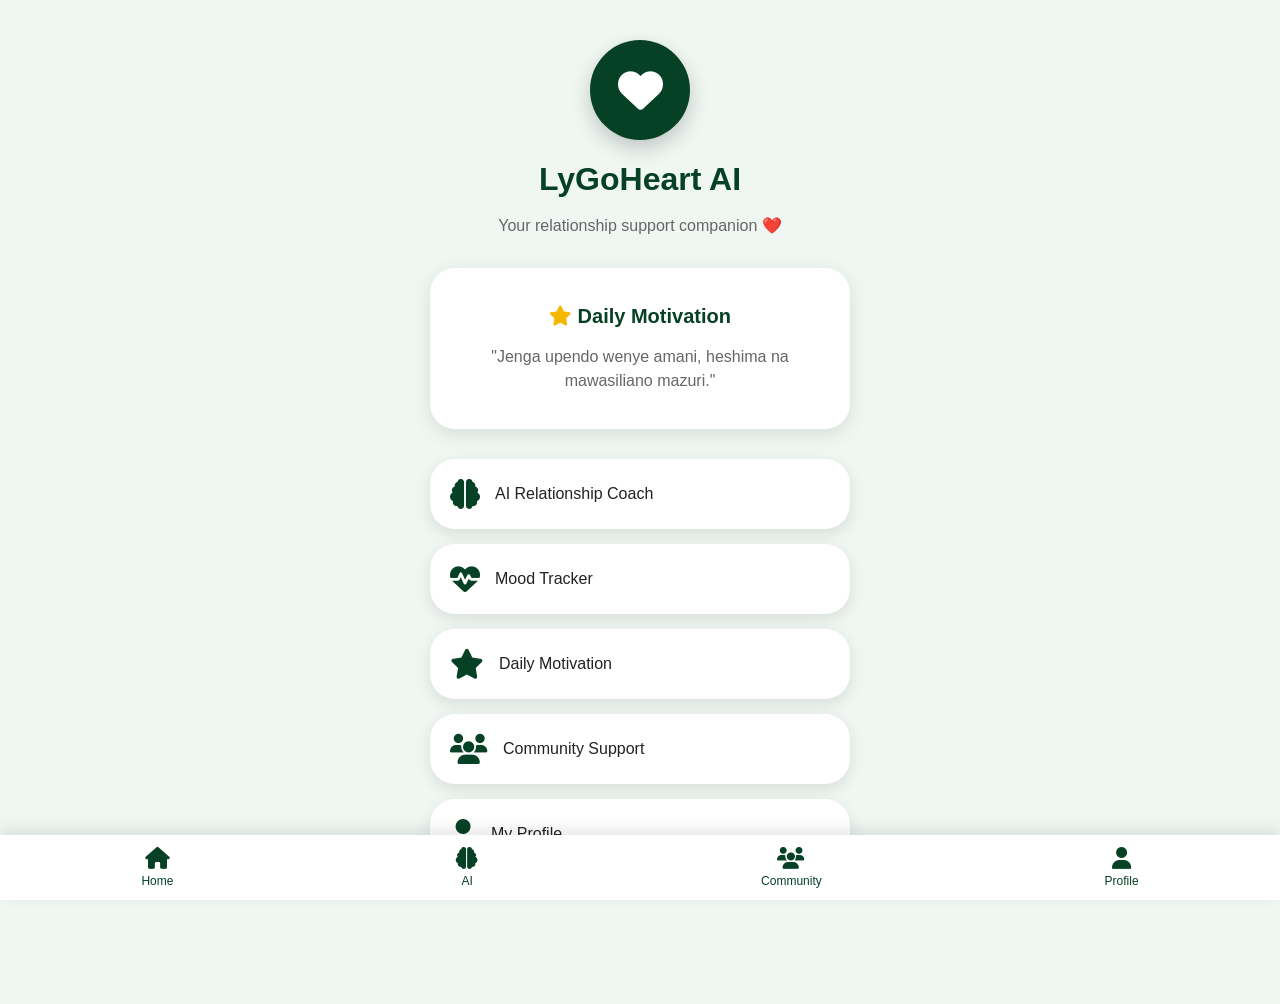
<file: index.html>
<!DOCTYPE html>
<html>

<head>

<title>LyGoHeart AI</title>

<meta name="viewport" content="width=device-width, initial-scale=1.0">


<link rel="manifest" href="manifest.json">


<link rel="stylesheet" href="css/style.css">


<link rel="stylesheet"
href="https://cdnjs.cloudflare.com/ajax/libs/font-awesome/6.5.0/css/all.min.css">



<style>

.feature-card{

background:white;

padding:20px;

border-radius:25px;

margin:15px 0;

box-shadow:0 5px 15px rgba(0,0,0,0.1);

text-align:left;

}


.feature-card i{

font-size:30px;

color:#064126;

margin-right:15px;

}


.feature-card a{

text-decoration:none;

color:#222;

display:flex;

align-items:center;

}


</style>


</head>



<body>



<div class="container">



<div class="logo">

<i class="fa-solid fa-heart"></i>

</div>



<h1>LyGoHeart AI</h1>


<p>
Your relationship support companion ❤️
</p>




<div class="motivation-card">


<h2>

<i class="fa-solid fa-star"></i>

Daily Motivation

</h2>


<p>

"Jenga upendo wenye amani, heshima na mawasiliano mazuri."

</p>


</div>






<div class="feature-card">

<a href="pages/ai-chat.html">

<i class="fa-solid fa-brain"></i>

AI Relationship Coach

</a>

</div>





<div class="feature-card">

<a href="pages/mood-tracker.html">

<i class="fa-solid fa-heart-pulse"></i>

Mood Tracker

</a>

</div>





<div class="feature-card">

<a href="pages/daily-motivation.html">

<i class="fa-solid fa-star"></i>

Daily Motivation

</a>

</div>





<div class="feature-card">

<a href="pages/community.html">

<i class="fa-solid fa-users"></i>

Community Support

</a>

</div>





<div class="feature-card">

<a href="pages/profile.html">

<i class="fa-solid fa-user"></i>

My Profile

</a>

</div>





</div>







<!-- Bottom Navigation -->


<div class="bottom-nav">


<a href="index.html">

<i class="fa-solid fa-house"></i>

Home

</a>




<a href="pages/ai-chat.html">

<i class="fa-solid fa-brain"></i>

AI

</a>




<a href="pages/community.html">

<i class="fa-solid fa-users"></i>

Community

</a>




<a href="pages/profile.html">

<i class="fa-solid fa-user"></i>

Profile

</a>



</div>






<script>


if("serviceWorker" in navigator){

navigator.serviceWorker.register("service-worker.js")

.then(()=>{

console.log("LyGoHeart AI Service Worker Active");

});


}


</script>



</body>

</html>
</file>
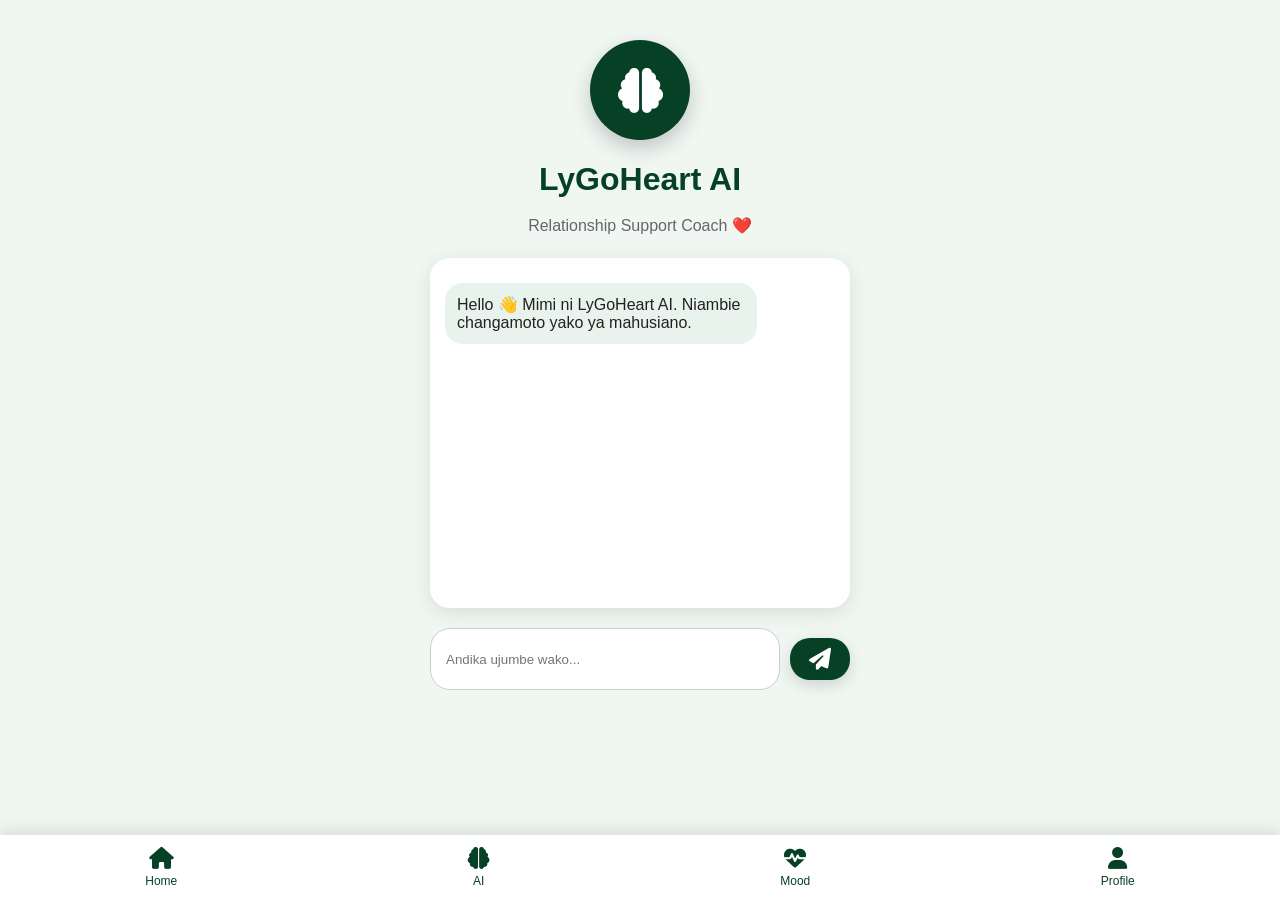
<file: pages/ai-chat.html>
<!DOCTYPE html>
<html>

<head>

<title>LyGoHeart AI Chat</title>

<meta name="viewport" content="width=device-width, initial-scale=1.0">

<link rel="stylesheet" href="../css/style.css">

<link rel="stylesheet" 
href="https://cdnjs.cloudflare.com/ajax/libs/font-awesome/6.5.0/css/all.min.css">


<style>

.chat-box{

    background:white;
    height:350px;
    overflow-y:auto;
    padding:15px;
    border-radius:20px;
    box-shadow:0 5px 20px rgba(0,0,0,0.1);
    margin:20px 0;

}


.message{

    padding:12px;
    margin:10px 0;
    border-radius:18px;
    max-width:80%;

}


.ai{

    background:#e8f3ed;
    text-align:left;

}


.user{

    background:#064126;
    color:white;
    margin-left:auto;
    text-align:right;

}


.chat-input{

    display:flex;
    gap:10px;

}


input{

    flex:1;
    padding:15px;
    border-radius:20px;
    border:1px solid #ccc;
    outline:none;

}


.chat-input button{

    width:60px;
    padding:10px;

}

</style>


</head>



<body>


<div class="container">



<div class="logo">

<i class="fa-solid fa-brain"></i>

</div>



<h1>LyGoHeart AI</h1>


<p>
Relationship Support Coach ❤️
</p>




<div class="chat-box" id="chatBox">


<div class="message ai">

Hello 👋  
Mimi ni LyGoHeart AI.  
Niambie changamoto yako ya mahusiano.

</div>


</div>





<div class="chat-input">


<input 
id="messageInput"
placeholder="Andika ujumbe wako..."
>



<button onclick="sendMessage()">

<i class="fa-solid fa-paper-plane"></i>

</button>



</div>





</div>






<!-- Bottom Navigation -->

<div class="bottom-nav">


<a href="../index.html">

<i class="fa-solid fa-house"></i>

Home

</a>




<a href="ai-chat.html">

<i class="fa-solid fa-brain"></i>

AI

</a>




<a href="mood-tracker.html">

<i class="fa-solid fa-heart-pulse"></i>

Mood

</a>




<a href="profile.html">

<i class="fa-solid fa-user"></i>

Profile

</a>



</div>






<script>


function sendMessage(){


let input = document.getElementById("messageInput");

let chat = document.getElementById("chatBox");


let text = input.value;



if(text==""){

return;

}




// User message

chat.innerHTML +=

`
<div class="message user">

${text}

</div>
`;





// AI response

setTimeout(()=>{


chat.innerHTML +=

`
<div class="message ai">

Nakuelewa ❤️. 
Jaribu kuzungumza na mwenza wako kwa utulivu, 
sikiliza hisia zake na epuka maamuzi ukiwa na hasira.

</div>
`;



chat.scrollTop = chat.scrollHeight;



},700);




input.value="";



}



</script>



</body>

</html>
</file>
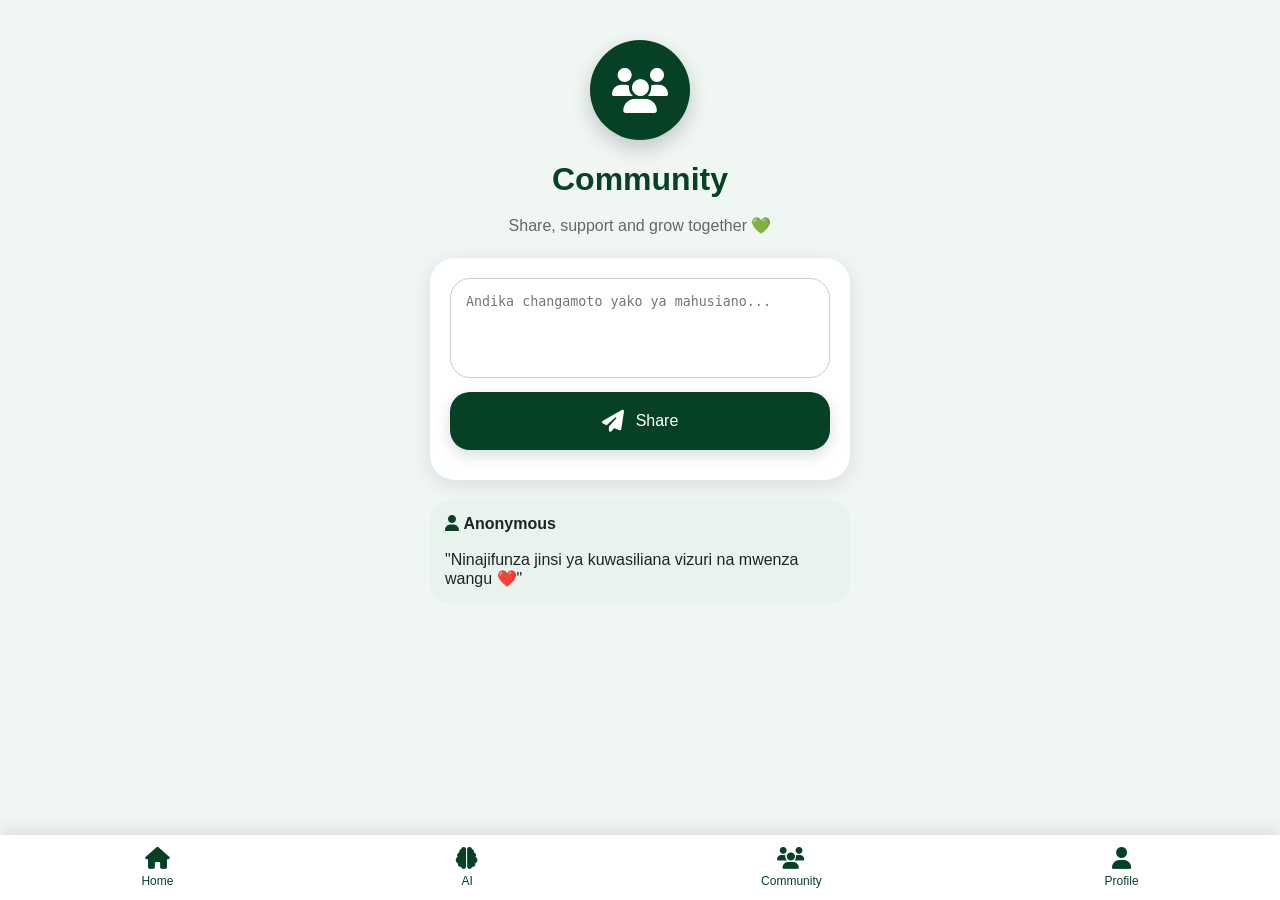
<file: pages/community.html>
<!DOCTYPE html>
<html>

<head>

<title>Community - LyGoHeart AI</title>

<meta name="viewport" content="width=device-width, initial-scale=1.0">

<link rel="stylesheet" href="../css/style.css">

<link rel="stylesheet"
href="https://cdnjs.cloudflare.com/ajax/libs/font-awesome/6.5.0/css/all.min.css">


<style>

.post-box{

background:white;
padding:20px;
border-radius:25px;
box-shadow:0 5px 20px rgba(0,0,0,0.1);
margin:20px 0;

}


textarea{

width:100%;
height:100px;
padding:15px;
border-radius:20px;
border:1px solid #ccc;
resize:none;

}


.post{

background:#e8f3ed;
padding:15px;
border-radius:20px;
margin:15px 0;
text-align:left;

}


.post i{

color:#064126;

}


</style>

</head>



<body>


<div class="container">



<div class="logo">

<i class="fa-solid fa-users"></i>

</div>



<h1>Community</h1>


<p>
Share, support and grow together 💚
</p>




<div class="post-box">


<textarea 
id="postText"
placeholder="Andika changamoto yako ya mahusiano..."
></textarea>



<button onclick="addPost()">

<i class="fa-solid fa-paper-plane"></i>

Share

</button>


</div>





<div id="posts">


<div class="post">

<i class="fa-solid fa-user"></i>

<strong>Anonymous</strong>

<br><br>

"Ninajifunza jinsi ya kuwasiliana vizuri na mwenza wangu ❤️"

</div>


</div>





</div>





<!-- Bottom Navigation -->


<div class="bottom-nav">


<a href="../index.html">

<i class="fa-solid fa-house"></i>

Home

</a>



<a href="ai-chat.html">

<i class="fa-solid fa-brain"></i>

AI

</a>



<a href="community.html">

<i class="fa-solid fa-users"></i>

Community

</a>



<a href="profile.html">

<i class="fa-solid fa-user"></i>

Profile

</a>



</div>






<script>


function addPost(){


let text=document.getElementById("postText").value;


if(text==""){

return;

}


let posts=document.getElementById("posts");



posts.innerHTML +=

`

<div class="post">

<i class="fa-solid fa-user"></i>

<strong>Anonymous</strong>

<br><br>

${text}

</div>

`;



document.getElementById("postText").value="";


}



</script>



</body>

</html>
</file>
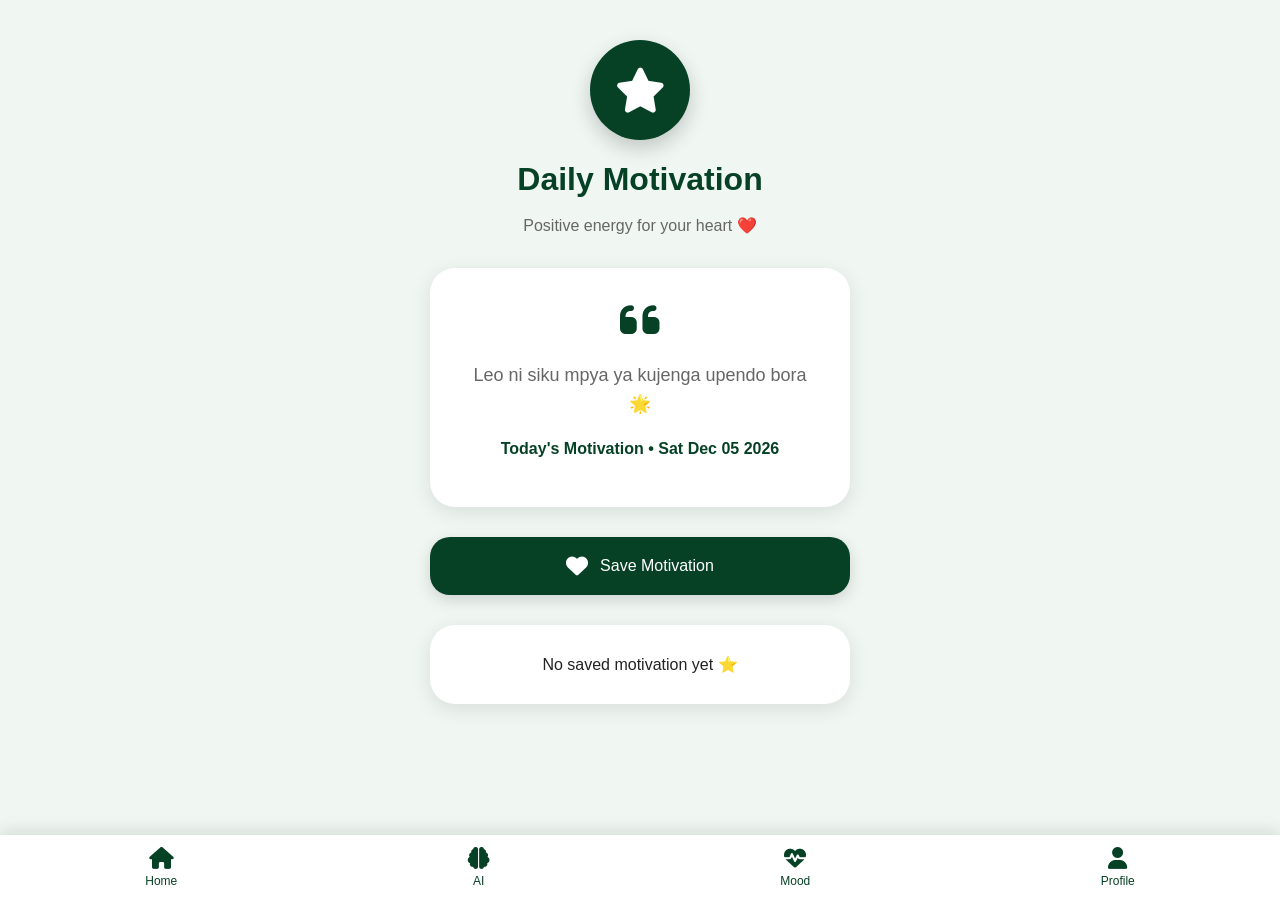
<file: pages/daily-motivation.html>
<!DOCTYPE html>
<html>

<head>

<title>Daily Motivation - LyGoHeart AI</title>

<meta name="viewport" content="width=device-width, initial-scale=1.0">

<link rel="stylesheet" href="../css/style.css">

<link rel="stylesheet"
href="https://cdnjs.cloudflare.com/ajax/libs/font-awesome/6.5.0/css/all.min.css">


<style>

.quote-box{

background:white;
padding:30px;
border-radius:25px;
margin:30px 0;
box-shadow:0 5px 20px rgba(0,0,0,0.1);

}


.quote-box i{

font-size:45px;
color:#064126;

}


#quote{

font-size:18px;
line-height:1.6;

}


.date{

color:#064126;
font-weight:bold;

}


</style>

</head>



<body>



<div class="container">



<div class="logo">

<i class="fa-solid fa-star"></i>

</div>



<h1>Daily Motivation</h1>


<p>
Positive energy for your heart ❤️
</p>





<div class="quote-box">


<i class="fa-solid fa-quote-left"></i>


<p id="quote">
Loading...
</p>


<p class="date" id="date"></p>


</div>





<button onclick="saveQuote()">

<i class="fa-solid fa-heart"></i>

Save Motivation

</button>





<div class="quote-box" id="saved">

No saved motivation yet ⭐

</div>




</div>







<!-- Bottom Navigation -->


<div class="bottom-nav">


<a href="../index.html">

<i class="fa-solid fa-house"></i>

Home

</a>



<a href="ai-chat.html">

<i class="fa-solid fa-brain"></i>

AI

</a>



<a href="mood-tracker.html">

<i class="fa-solid fa-heart-pulse"></i>

Mood

</a>



<a href="profile.html">

<i class="fa-solid fa-user"></i>

Profile

</a>


</div>







<script>


let motivations=[


"Unastahili upendo wenye heshima, amani na furaha ❤️",

"Jipende kwanza kabla ya kutafuta upendo wa wengine 🌱",

"Mahusiano bora hujengwa kwa mawasiliano na uaminifu 🤝",

"Linda amani ya moyo wako, upendo mzuri haukupi hofu 💚",

"Kila changamoto ni nafasi ya kujifunza na kukua ✨",

"Leo ni siku mpya ya kujenga upendo bora 🌟"

];



function loadMotivation(){


let today=new Date();


let index=today.getDate() % motivations.length;



document.getElementById("quote").innerHTML =
motivations[index];


document.getElementById("date").innerHTML =
"Today's Motivation • "+today.toDateString();


}



function saveQuote(){


let quote=document.getElementById("quote").innerHTML;


localStorage.setItem(
"favoriteMotivation",
quote
);



document.getElementById("saved").innerHTML=

"⭐ Saved:<br><br>"+quote;


}



loadMotivation();


</script>



</body>
</file>
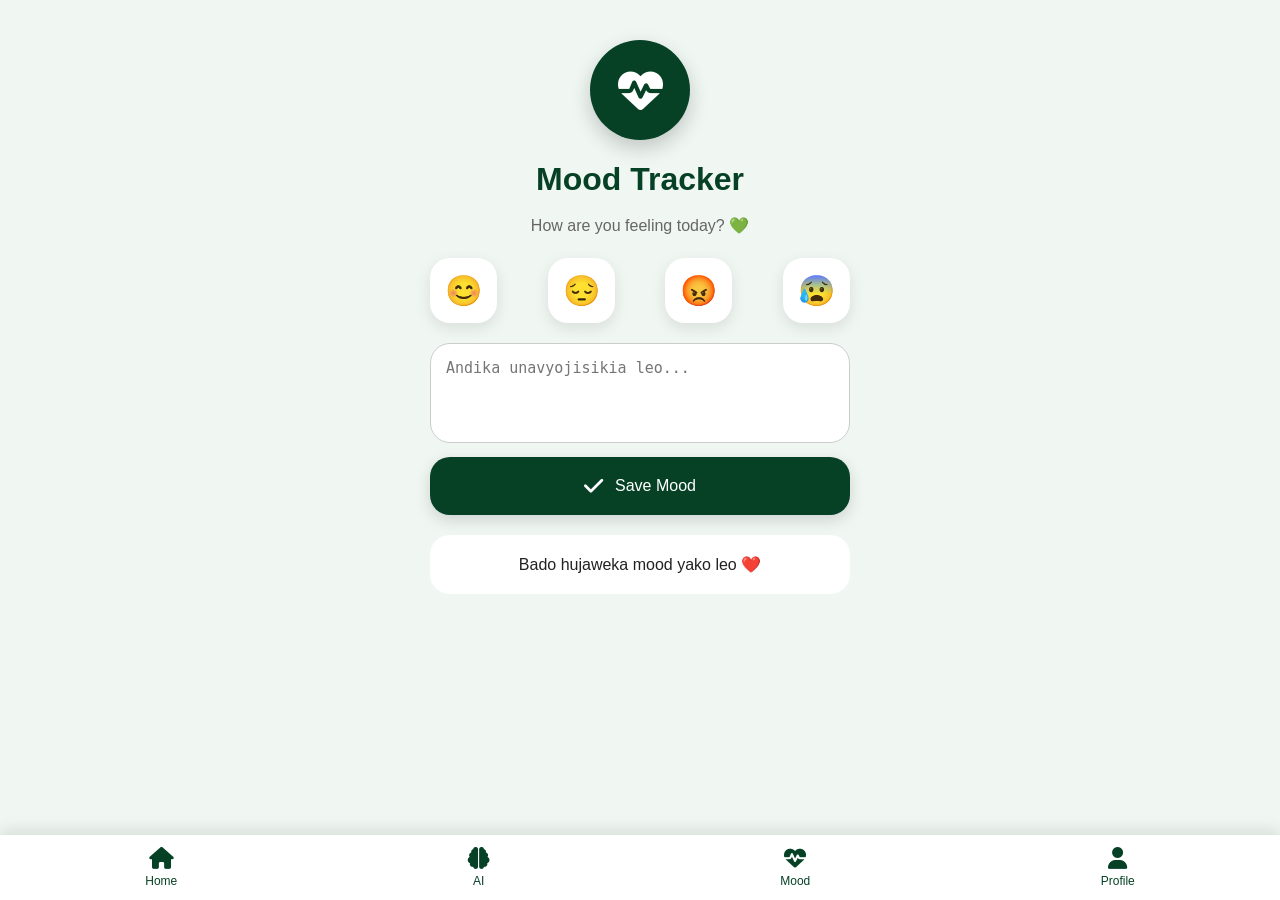
<file: pages/mood-tracker.html>
<!DOCTYPE html>
<html>

<head>

<title>LyGoHeart AI Mood Tracker</title>

<meta name="viewport" content="width=device-width, initial-scale=1.0">

<link rel="stylesheet" href="../css/style.css">

<link rel="stylesheet"
href="https://cdnjs.cloudflare.com/ajax/libs/font-awesome/6.5.0/css/all.min.css">


<style>

.moods{

display:flex;
justify-content:space-between;
gap:10px;
margin:20px 0;

}


.mood{

background:white;
border-radius:20px;
padding:15px;
font-size:30px;
cursor:pointer;
box-shadow:0 5px 15px rgba(0,0,0,0.1);

}


.mood:hover{

transform:scale(1.1);
transition:0.3s;

}


textarea{

width:100%;
height:100px;
border-radius:20px;
border:1px solid #ccc;
padding:15px;
font-size:15px;
resize:none;

}


.result{

background:white;
padding:20px;
border-radius:20px;
margin-top:20px;

}

</style>


</head>


<body>



<div class="container">



<div class="logo">

<i class="fa-solid fa-heart-pulse"></i>

</div>



<h1>Mood Tracker</h1>


<p>
How are you feeling today? 💚
</p>




<div class="moods">


<div class="mood" onclick="selectMood('Happy 😊')">
😊
</div>


<div class="mood" onclick="selectMood('Sad 😔')">
😔
</div>


<div class="mood" onclick="selectMood('Angry 😡')">
😡
</div>


<div class="mood" onclick="selectMood('Stress 😰')">
😰
</div>


</div>




<textarea 
id="feeling"
placeholder="Andika unavyojisikia leo..."
></textarea>




<button onclick="saveMood()">

<i class="fa-solid fa-check"></i>

Save Mood

</button>




<div class="result" id="result">

Bado hujaweka mood yako leo ❤️

</div>




</div>






<!-- Bottom Navigation -->

<div class="bottom-nav">


<a href="../index.html">

<i class="fa-solid fa-house"></i>

Home

</a>



<a href="ai-chat.html">

<i class="fa-solid fa-brain"></i>

AI

</a>



<a href="mood-tracker.html">

<i class="fa-solid fa-heart-pulse"></i>

Mood

</a>



<a href="profile.html">

<i class="fa-solid fa-user"></i>

Profile

</a>



</div>







<script>


let selectedMood="";



function selectMood(mood){


selectedMood=mood;


document.getElementById("result").innerHTML=

"Umechagua: "+mood;


}




function saveMood(){


let feeling=document.getElementById("feeling").value;



if(selectedMood==""){

alert("Chagua mood kwanza");

return;

}



localStorage.setItem(

"mood",

selectedMood+" - "+feeling

);



document.getElementById("result").innerHTML=

"Saved ❤️<br>"+selectedMood+"<br>"+feeling;



}



</script>



</body>

</html>
</file>
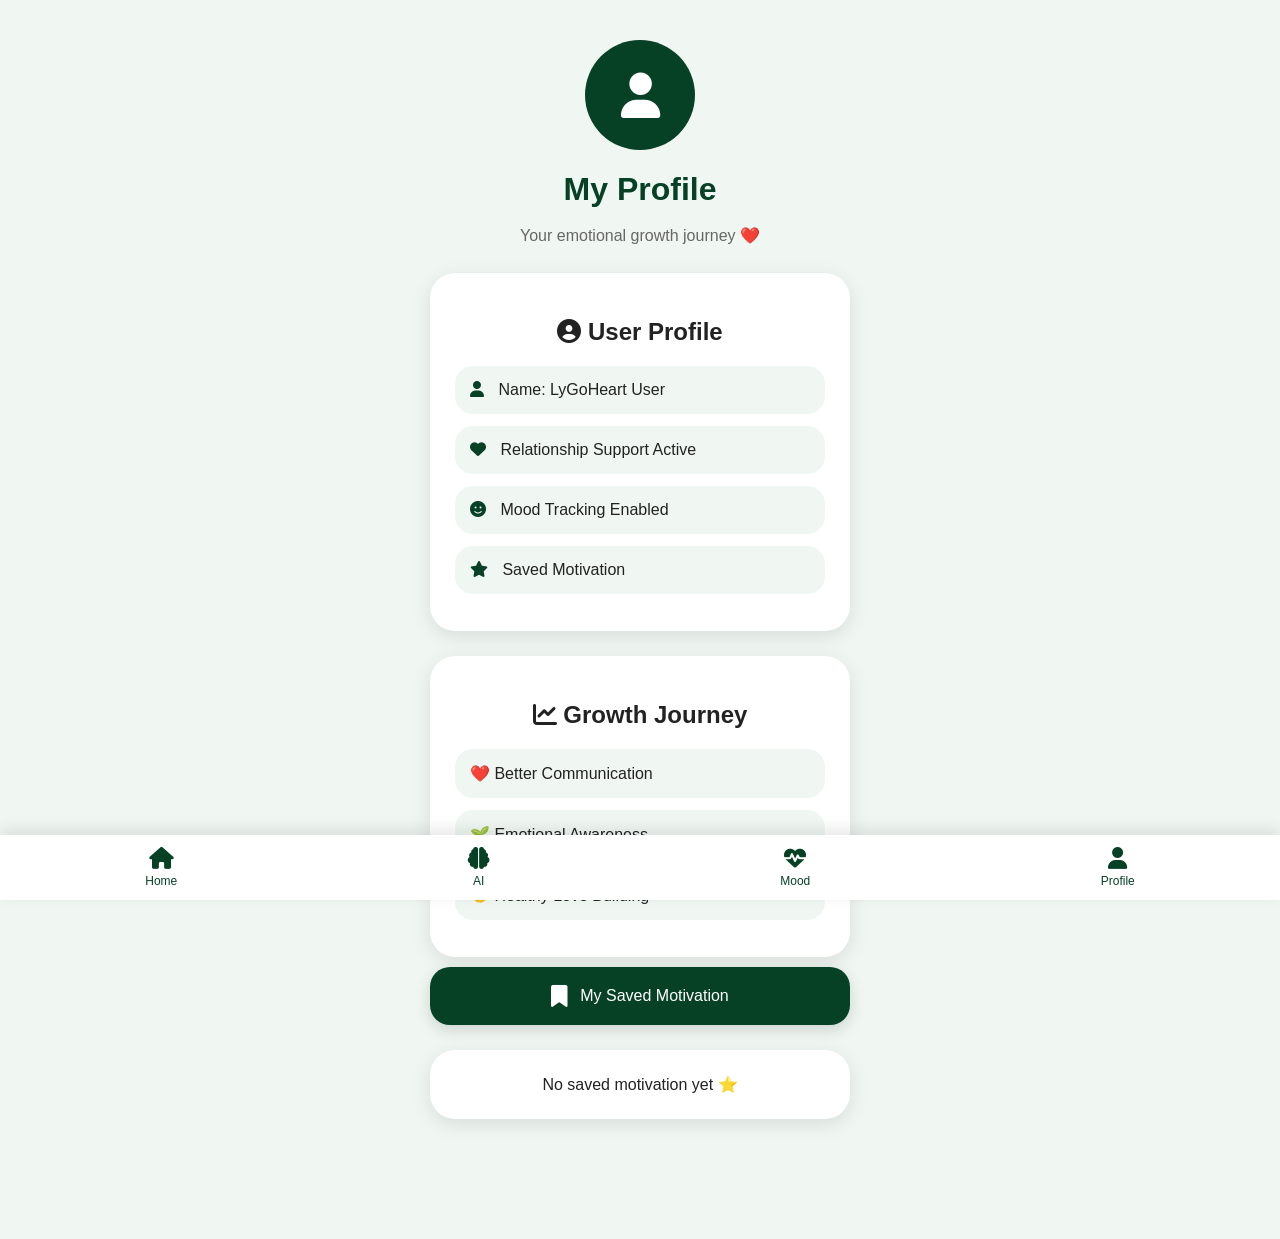
<file: pages/profile.html>
<!DOCTYPE html>
<html>

<head>

<title>LyGoHeart AI Profile</title>

<meta name="viewport" content="width=device-width, initial-scale=1.0">

<link rel="stylesheet" href="../css/style.css">

<link rel="stylesheet"
href="https://cdnjs.cloudflare.com/ajax/libs/font-awesome/6.5.0/css/all.min.css">


<style>

.profile-card{

background:white;
padding:25px;
border-radius:25px;
margin-top:25px;
box-shadow:0 5px 20px rgba(0,0,0,0.1);

}


.avatar{

width:110px;
height:110px;

background:#064126;

color:white;

border-radius:50%;

display:flex;
align-items:center;
justify-content:center;

font-size:45px;

margin:auto;

}


.info{

background:#f0f7f3;

padding:15px;

border-radius:18px;

margin:12px 0;

text-align:left;

}


.info i{

color:#064126;

margin-right:10px;

}


</style>


</head>


<body>



<div class="container">



<div class="avatar">

<i class="fa-solid fa-user"></i>

</div>




<h1>My Profile</h1>


<p>
Your emotional growth journey ❤️
</p>




<div class="profile-card">


<h2>

<i class="fa-solid fa-user-circle"></i>

User Profile

</h2>




<div class="info">

<i class="fa-solid fa-user"></i>

Name: LyGoHeart User

</div>



<div class="info">

<i class="fa-solid fa-heart"></i>

Relationship Support Active

</div>




<div class="info">

<i class="fa-solid fa-face-smile"></i>

Mood Tracking Enabled

</div>




<div class="info">

<i class="fa-solid fa-star"></i>

Saved Motivation

</div>



</div>





<div class="profile-card">


<h2>

<i class="fa-solid fa-chart-line"></i>

Growth Journey

</h2>


<div class="info">

❤️ Better Communication

</div>


<div class="info">

🌱 Emotional Awareness

</div>


<div class="info">

🤝 Healthy Love Building

</div>



</div>







<button onclick="showSaved()">

<i class="fa-solid fa-bookmark"></i>

My Saved Motivation

</button>





<div class="profile-card" id="saved">

No saved motivation yet ⭐

</div>





</div>






<!-- Bottom Navigation -->


<div class="bottom-nav">


<a href="../index.html">

<i class="fa-solid fa-house"></i>

Home

</a>



<a href="ai-chat.html">

<i class="fa-solid fa-brain"></i>

AI

</a>



<a href="mood-tracker.html">

<i class="fa-solid fa-heart-pulse"></i>

Mood

</a>



<a href="profile.html">

<i class="fa-solid fa-user"></i>

Profile

</a>



</div>







<script>


function showSaved(){


let saved = localStorage.getItem(
"favoriteMotivation"
);



if(saved){


document.getElementById("saved").innerHTML=

"⭐ Saved Motivation:<br><br>"+saved;


}

else{


document.getElementById("saved").innerHTML=

"No saved motivation yet ⭐";


}


}



</script>



</body>

</html>
</file>
<file: css/style.css>
*{
    box-sizing:border-box;
}


body{
    margin:0;
    padding-bottom:80px;
    font-family:Arial, sans-serif;
    background:#f0f7f3;
    color:#222;
}


/* Main Container */

.container{

    width:90%;
    max-width:420px;
    margin:auto;
    padding:40px 0;
    text-align:center;

}


/* Logo */

.logo{

    width:100px;
    height:100px;

    margin:auto;

    background:#064126;

    color:white;

    border-radius:50%;

    display:flex;

    align-items:center;

    justify-content:center;

    font-size:45px;

    box-shadow:0 8px 20px rgba(0,0,0,0.2);

}



/* Title */

h1{

    color:#064126;

    font-size:32px;

    margin-bottom:5px;

}



p{

    color:#666;

    line-height:1.5;

}



/* Motivation Card */

.motivation-card{

    background:white;

    padding:20px;

    margin:30px 0;

    border-radius:25px;

    box-shadow:0 5px 20px rgba(0,0,0,0.1);

}



.motivation-card h2{

    color:#064126;

    font-size:20px;

}



.motivation-card i{

    color:#f5b800;

}



/* Menu */

.menu a{

    text-decoration:none;

}



/* Buttons */

button{

    width:100%;

    padding:18px;

    margin:10px 0;

    border:none;

    border-radius:20px;

    background:#064126;

    color:white;

    font-size:16px;

    cursor:pointer;

    display:flex;

    align-items:center;

    justify-content:center;

    gap:12px;

    box-shadow:0 5px 15px rgba(0,0,0,0.15);

}



button i{

    font-size:22px;

}



button:hover{

    transform:scale(1.03);

    transition:0.3s;

}



/* Bottom Navigation */

.bottom-nav{

    position:fixed;

    bottom:0;

    left:0;

    width:100%;

    background:white;

    display:flex;

    justify-content:space-around;

    align-items:center;

    padding:12px 0;

    box-shadow:0 -5px 15px rgba(0,0,0,0.1);

    z-index:1000;

}



.bottom-nav a{

    text-decoration:none;

    color:#064126;

    font-size:12px;

    text-align:center;

}



.bottom-nav i{

    display:block;

    font-size:22px;

    margin-bottom:5px;

}



/* Mobile */

@media(max-width:600px){

    h1{

        font-size:26px;

    }


    .container{

        padding-top:25px;

    }

}
</file>
